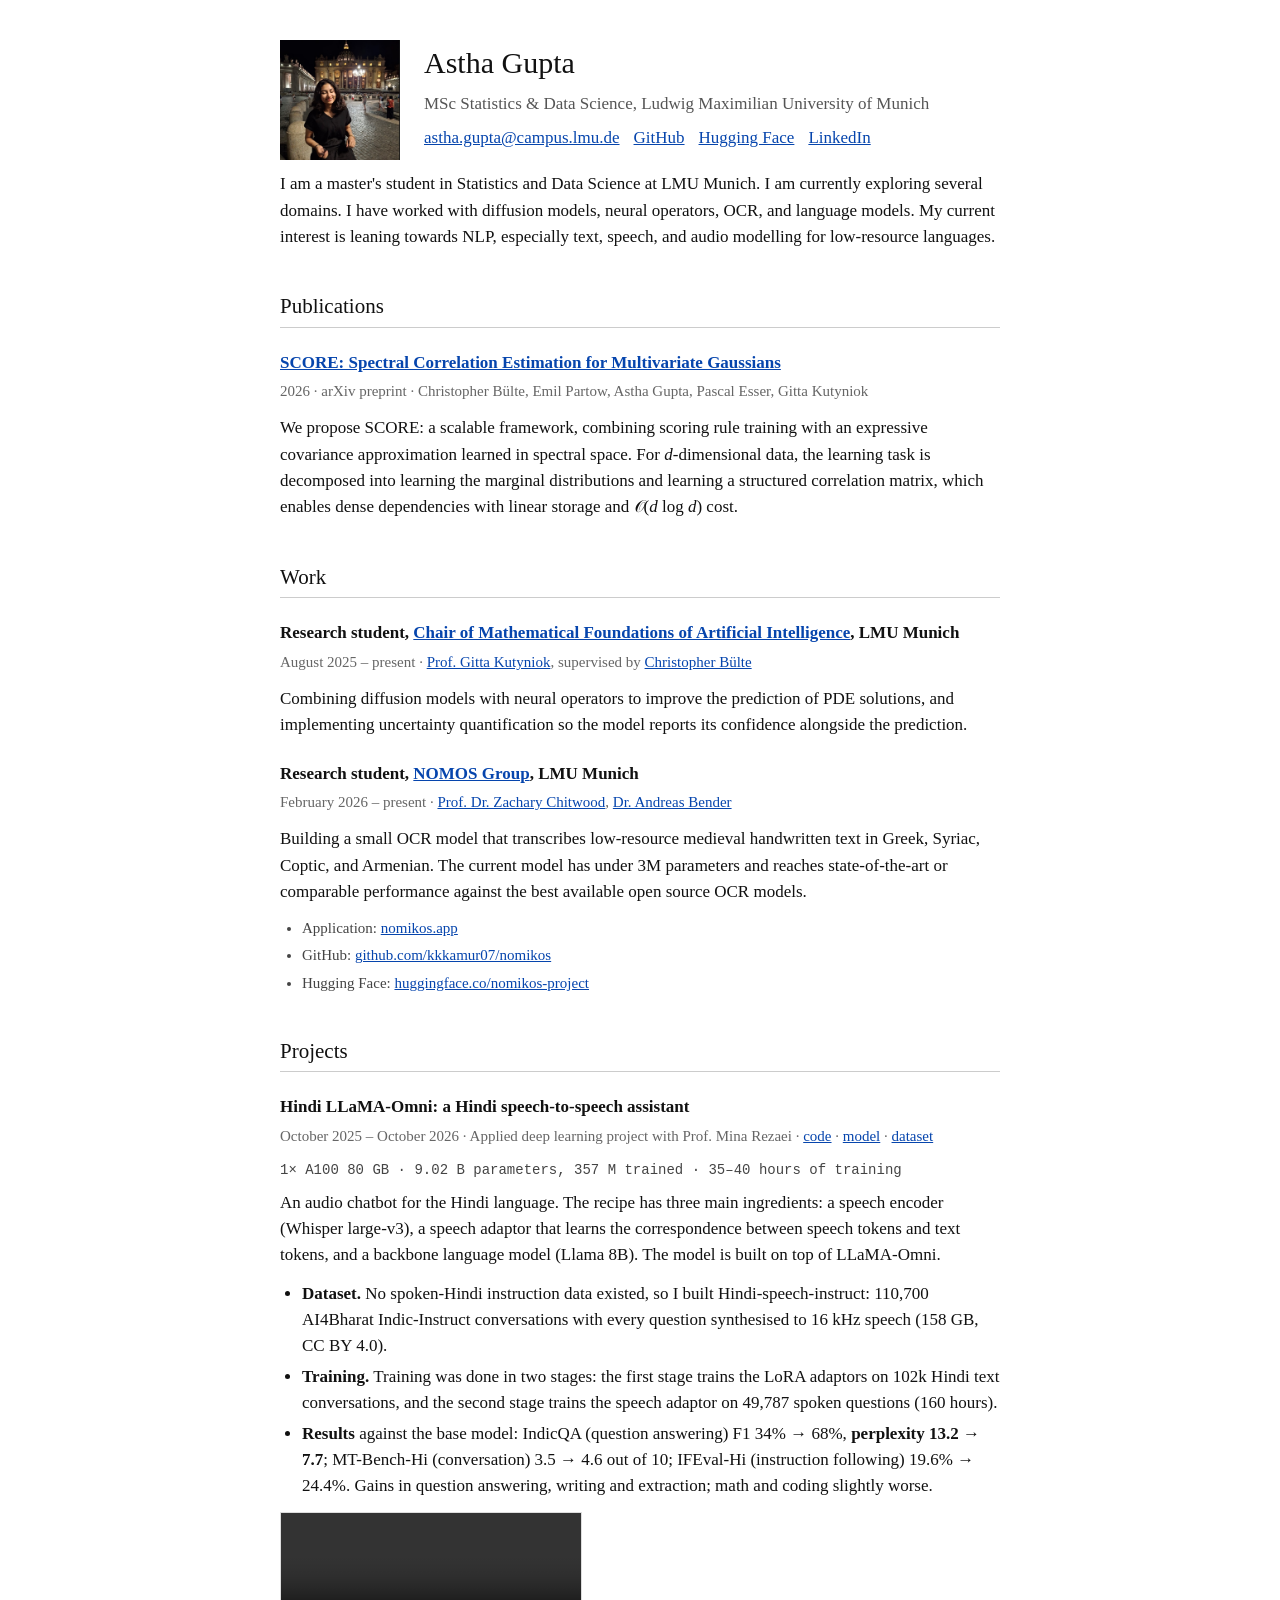
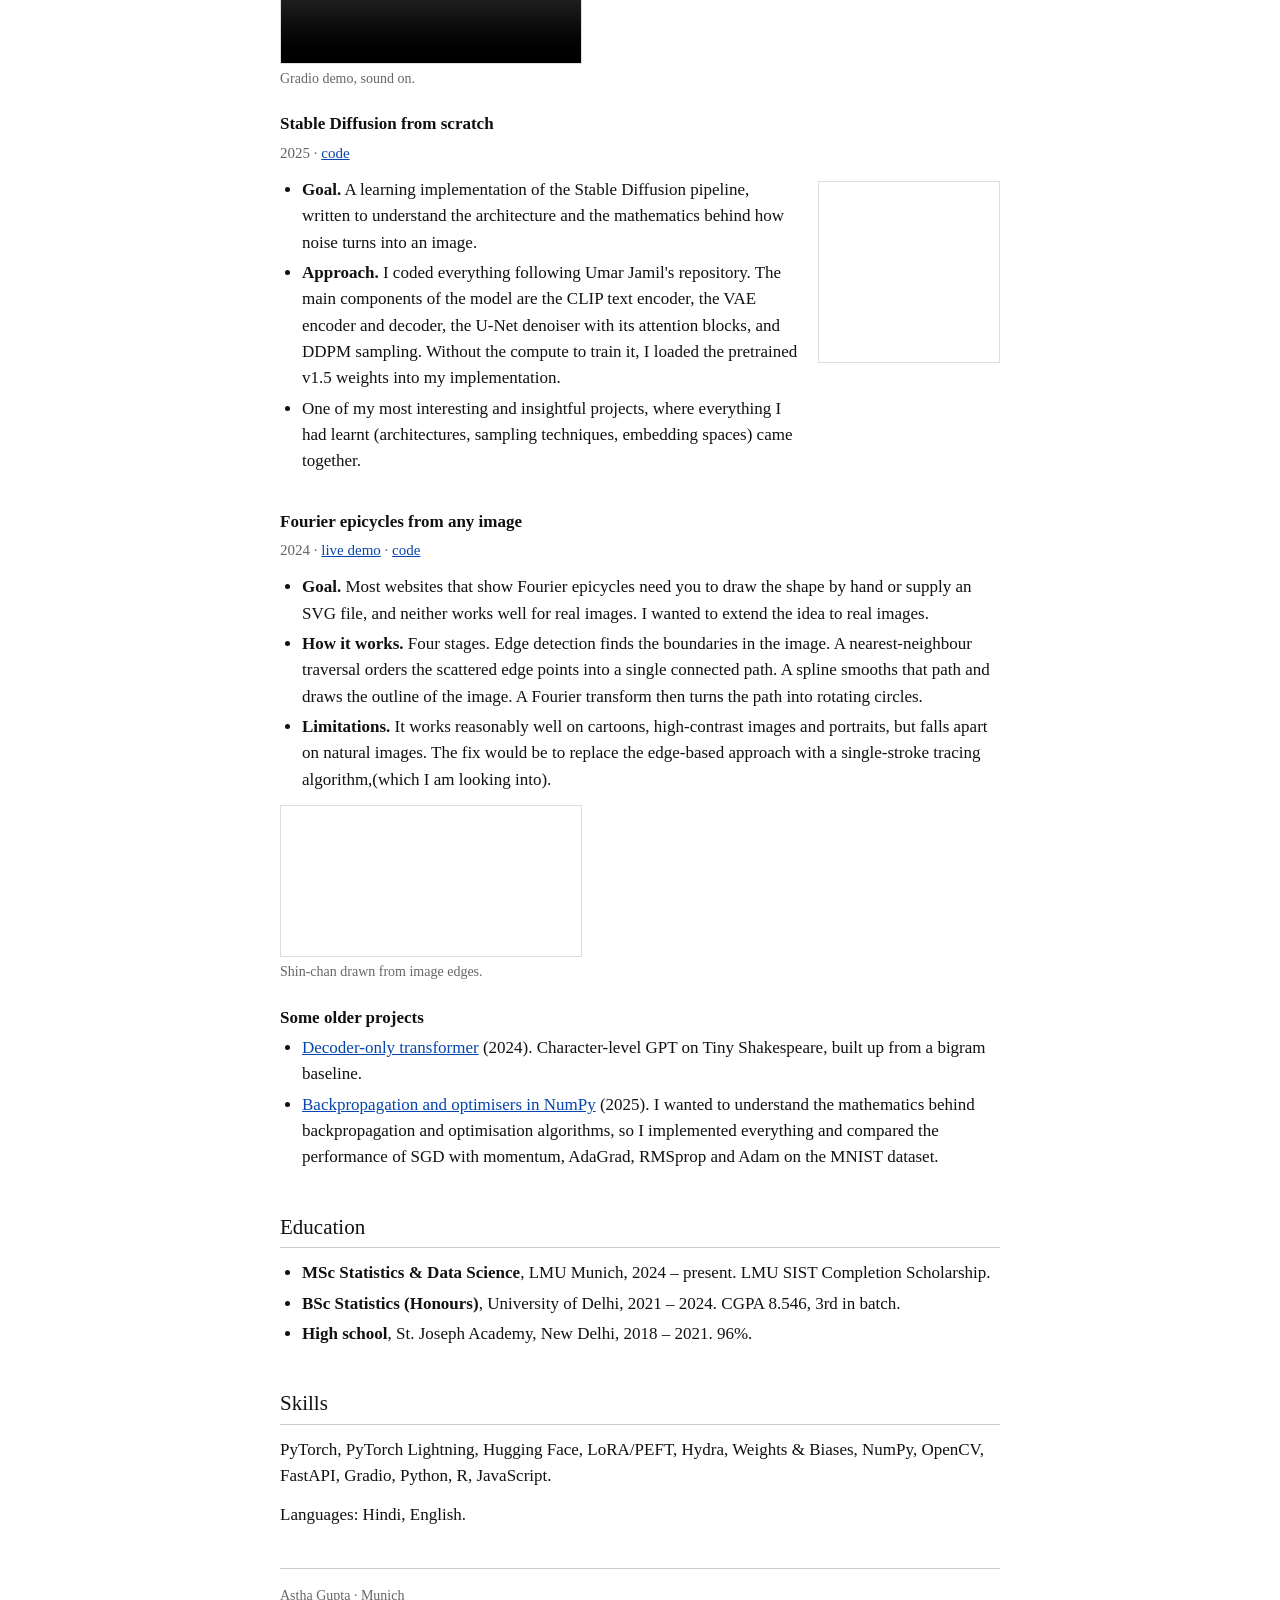
<file: index.html>
<!DOCTYPE html>
<html lang="en">
<head>
  <meta charset="UTF-8">
  <meta name="viewport" content="width=device-width, initial-scale=1.0">
  <meta name="description" content="Astha Gupta — MSc Statistics & Data Science, LMU Munich.">
  <title>Astha Gupta</title>
  <style>
    body {
      max-width: 720px;
      margin: 40px auto;
      padding: 0 20px;
      font-family: Georgia, "Times New Roman", serif;
      font-size: 17px;
      line-height: 1.55;
      color: #111;
      background: #fff;
    }
    a { color: #0645ad; }
    a:visited { color: #0b0080; }
    h1 { font-size: 30px; font-weight: normal; margin: 0 0 4px; }
    h2 { font-size: 21px; font-weight: normal; margin: 40px 0 12px; padding-bottom: 4px; border-bottom: 1px solid #ccc; }
    h3 { font-size: 17px; font-weight: bold; margin: 22px 0 4px; }
    p { margin: 0 0 12px; }
    ul { margin: 0 0 12px 22px; padding: 0; }
    li { margin-bottom: 4px; }
    .header { display: flex; gap: 24px; align-items: flex-start; margin-bottom: 8px; }
    .header img { width: 120px; height: 120px; object-fit: cover; object-position: 50% 30%; flex-shrink: 0; }
    .sub { color: #555; margin-bottom: 8px; }
    .links { display: flex; flex-wrap: wrap; gap: 4px 14px; }
    .when { color: #666; font-size: 15px; }
    .small { font-size: 15px; color: #444; }
    .tech { font-family: "Courier New", monospace; font-size: 14px; color: #444; margin: 2px 0 8px; }
    video { display: block; max-width: 100%; margin: 8px 0 4px; border: 1px solid #ddd; }
    .caption { font-size: 14px; color: #666; margin-bottom: 14px; }
    .inline { display: flex; gap: 20px; align-items: flex-start; flex-wrap: wrap; }
    .inline video { width: 180px; height: 180px; object-fit: cover; margin: 4px 0; }
    .inline div { flex: 1 1 320px; }
    hr { border: 0; border-top: 1px solid #ccc; margin: 40px 0 16px; }
    .footer { font-size: 14px; color: #666; }
    @media (max-width: 520px) { .header { flex-direction: column; } }
  </style>
</head>
<body>

  <div class="header">
    <img src="assets/portrait.jpg" alt="Astha Gupta">
    <div>
      <h1>Astha Gupta</h1>
      <p class="sub">MSc Statistics &amp; Data Science, Ludwig Maximilian University of Munich</p>
      <p class="links">
        <a href="mailto:astha.gupta@campus.lmu.de">astha.gupta@campus.lmu.de</a><a href="https://github.com/Asthag29">GitHub</a><a href="https://huggingface.co/Pastaaaaa2003">Hugging Face</a><a href="https://www.linkedin.com/in/astha-gupta-772878219/">LinkedIn</a>
      </p>
    </div>
  </div>

  <p>
    I am a master's student in Statistics and Data Science at LMU Munich. I am currently exploring several
    domains. I have worked with diffusion models, neural operators, OCR, and language models. My current
    interest is leaning towards NLP, especially text, speech, and audio modelling for low-resource languages.
  </p>

  <h2>Publications</h2>

  <h3><a href="https://arxiv.org/abs/2610.12096">SCORE: Spectral Correlation Estimation for Multivariate Gaussians</a></h3>
  <p class="when">2026 · arXiv preprint · Christopher Bülte, Emil Partow, Astha Gupta, Pascal Esser, Gitta Kutyniok</p>
  <p>
    We propose SCORE: a scalable framework, combining scoring rule training with an expressive covariance approximation learned in spectral space. For <em>d</em>-dimensional data, the learning task is decomposed into learning the marginal distributions and learning a structured correlation matrix, which enables dense dependencies with linear storage and &Oscr;(<em>d</em> log <em>d</em>) cost.
  </p>

  <h2>Work</h2>

  <h3>Research student, <a href="https://www.ai.math.uni-muenchen.de/index.html">Chair of Mathematical Foundations of Artificial Intelligence</a>, LMU Munich</h3>
  <p class="when">August 2025 – present ·
    <a href="https://www.math.lmu.de/~kutyniok/">Prof. Gitta Kutyniok</a>,
    supervised by <a href="https://cbuelt.github.io">Christopher Bülte</a></p>
  <p>
    Combining diffusion models with neural operators to improve the prediction of PDE solutions, and
    implementing uncertainty quantification so the model reports its confidence alongside the prediction.
  </p>

  <h3>Research student, <a href="https://www.byzantinistik.uni-muenchen.de/forschung/projekte/probyz/nomos/index.html">NOMOS Group</a>, LMU Munich</h3>
  <p class="when">February 2026 – present ·
    <a href="https://www.kw.lmu.de/byz/de/personen/kontaktseite/zachary-chitwood-e1b99c14.html">Prof. Dr. Zachary Chitwood</a>,
    <a href="https://www.cas.lmu.de/de/personen-am-cas/details/andreas-bender-fcbcf64c.html">Dr. Andreas Bender</a></p>
  <p>
    Building a small OCR model that transcribes low-resource medieval handwritten text in Greek, Syriac, Coptic, and
    Armenian. The current model has under 3M parameters and reaches state-of-the-art or comparable
    performance against the best available open source OCR models.
  </p>
  <ul class="small">
    <li>Application: <a href="https://www.nomikos.app">nomikos.app</a></li>
    <li>GitHub: <a href="https://github.com/kkkamur07/nomikos">github.com/kkkamur07/nomikos</a></li>
    <li>Hugging Face: <a href="https://huggingface.co/nomikos-project">huggingface.co/nomikos-project</a></li>
  </ul>

  <h2>Projects</h2>

  <h3>Hindi LLaMA-Omni: a Hindi speech-to-speech assistant</h3>
  <p class="when">October 2025 – October 2026 · Applied deep learning project with Prof. Mina Rezaei ·
    <a href="https://github.com/Asthag29/llama_omni_hindi_">code</a> ·
    <a href="https://huggingface.co/Pastaaaaa2003/hindi-llama-omni-model">model</a> ·
    <a href="https://huggingface.co/datasets/Pastaaaaa2003/Hindi-speech-instruct">dataset</a></p>
  <p class="tech">1× A100 80 GB · 9.02 B parameters, 357 M trained · 35–40 hours of training</p>
  <p>
    An audio chatbot for the Hindi language. The recipe has three main ingredients: a speech encoder
    (Whisper large-v3), a speech adaptor that learns the correspondence between speech tokens and text
    tokens, and a backbone language model (Llama 8B). The model is built on top of LLaMA-Omni.
  </p>
  <ul>
    <li><b>Dataset.</b> No spoken-Hindi instruction data existed, so I built Hindi-speech-instruct: 110,700
      AI4Bharat Indic-Instruct conversations with every question synthesised to 16 kHz speech (158 GB, CC BY 4.0).</li>
    <li><b>Training.</b> Training was done in two stages: the first stage trains the LoRA adaptors on 102k
      Hindi text conversations, and the second stage trains the speech adaptor on 49,787 spoken questions
      (160 hours).</li>
    <li><b>Results</b> against the base model: IndicQA (question answering) F1 34% → 68%,
      <b>perplexity 13.2 → 7.7</b>; MT-Bench-Hi (conversation) 3.5 → 4.6 out of 10;
      IFEval-Hi (instruction following) 19.6% → 24.4%. Gains in question answering, writing and
      extraction; math and coding slightly worse.</li>
  </ul>
  <video controls preload="metadata" playsinline src="assets/hindi_llama_omni_demo.mp4"></video>
  <p class="caption">Gradio demo, sound on.</p>

  <h3>Stable Diffusion from scratch</h3>
  <p class="when">2025 · <a href="https://github.com/Asthag29/Stable_Diffusion">code</a></p>
  <div class="inline">
    <div>
      <ul>
        <li><b>Goal.</b> A learning implementation of the Stable Diffusion pipeline, written to understand
          the architecture and the mathematics behind how noise turns into an image.</li>
        <li><b>Approach.</b> I coded everything following Umar Jamil's repository. The main components of
          the model are the CLIP text encoder, the VAE encoder and decoder, the U-Net denoiser with its
          attention blocks, and DDPM sampling. Without the compute to train it, I loaded the pretrained
          v1.5 weights into my implementation.</li>
        <li>One of my most interesting and insightful projects, where everything I had
          learnt (architectures, sampling techniques, embedding spaces) came together.</li>
      </ul>
    </div>
    <video autoplay muted loop playsinline preload="metadata" src="assets/stable_diffusion_denoising.mp4"></video>
  </div>

  <h3>Fourier epicycles from any image</h3>
  <p class="when">2024 · <a href="https://huggingface.co/spaces/Pastaaaaa2003/Fourier_face">live demo</a> ·
    <a href="https://github.com/Asthag29/Fourier_Transformation">code</a></p>
  <ul>
    <li><b>Goal.</b> Most websites that show Fourier epicycles need you to draw the shape by hand or
      supply an SVG file, and neither works well for real images. I wanted to extend the idea to real images.</li>
    <li><b>How it works.</b> Four stages. Edge detection finds the boundaries in the image. A nearest-neighbour
      traversal orders the scattered edge points into a single connected path. A spline smooths that path
      and draws the outline of the image. A Fourier transform then turns the path into rotating circles.</li>
    <li><b>Limitations.</b> It works reasonably well on cartoons, high-contrast images and portraits, but
      falls apart on natural images. The fix would be to replace the edge-based approach with a
      single-stroke tracing algorithm,(which I am looking into).</li>
  </ul>
  <video muted loop autoplay playsinline preload="metadata" src="assets/fourier_shinchan.mp4"></video>
  <p class="caption">Shin-chan drawn from image edges.</p>

  <h3>Some older projects</h3>
  <ul>
    <li><a href="https://github.com/Asthag29/NANO_GPT">Decoder-only transformer</a> (2024). Character-level GPT
      on Tiny Shakespeare, built up from a bigram baseline.</li>
    <li><a href="https://github.com/Asthag29/NEURAL_NET_SCRATCH_OPTIMIZATION">Backpropagation and optimisers in NumPy</a> (2025).
      I wanted to understand the mathematics behind backpropagation and optimisation algorithms, so I
      implemented everything and compared the performance of SGD with momentum, AdaGrad, RMSprop and Adam
      on the MNIST dataset.</li>
  </ul>

  <h2>Education</h2>
  <ul>
    <li><b>MSc Statistics &amp; Data Science</b>, LMU Munich, 2024 – present. LMU SIST Completion Scholarship.</li>
    <li><b>BSc Statistics (Honours)</b>, University of Delhi, 2021 – 2024. CGPA 8.546, 3rd in batch.</li>
    <li><b>High school</b>, St. Joseph Academy, New Delhi, 2018 – 2021. 96%.</li>
  </ul>

  <h2>Skills</h2>
  <p>PyTorch, PyTorch Lightning, Hugging Face, LoRA/PEFT, Hydra, Weights &amp; Biases, NumPy, OpenCV, FastAPI, Gradio, Python, R, JavaScript.</p>
  <p>Languages: Hindi, English.</p>

  <hr>
  <p class="footer">Astha Gupta · Munich</p>

</body>
</html>
</file>
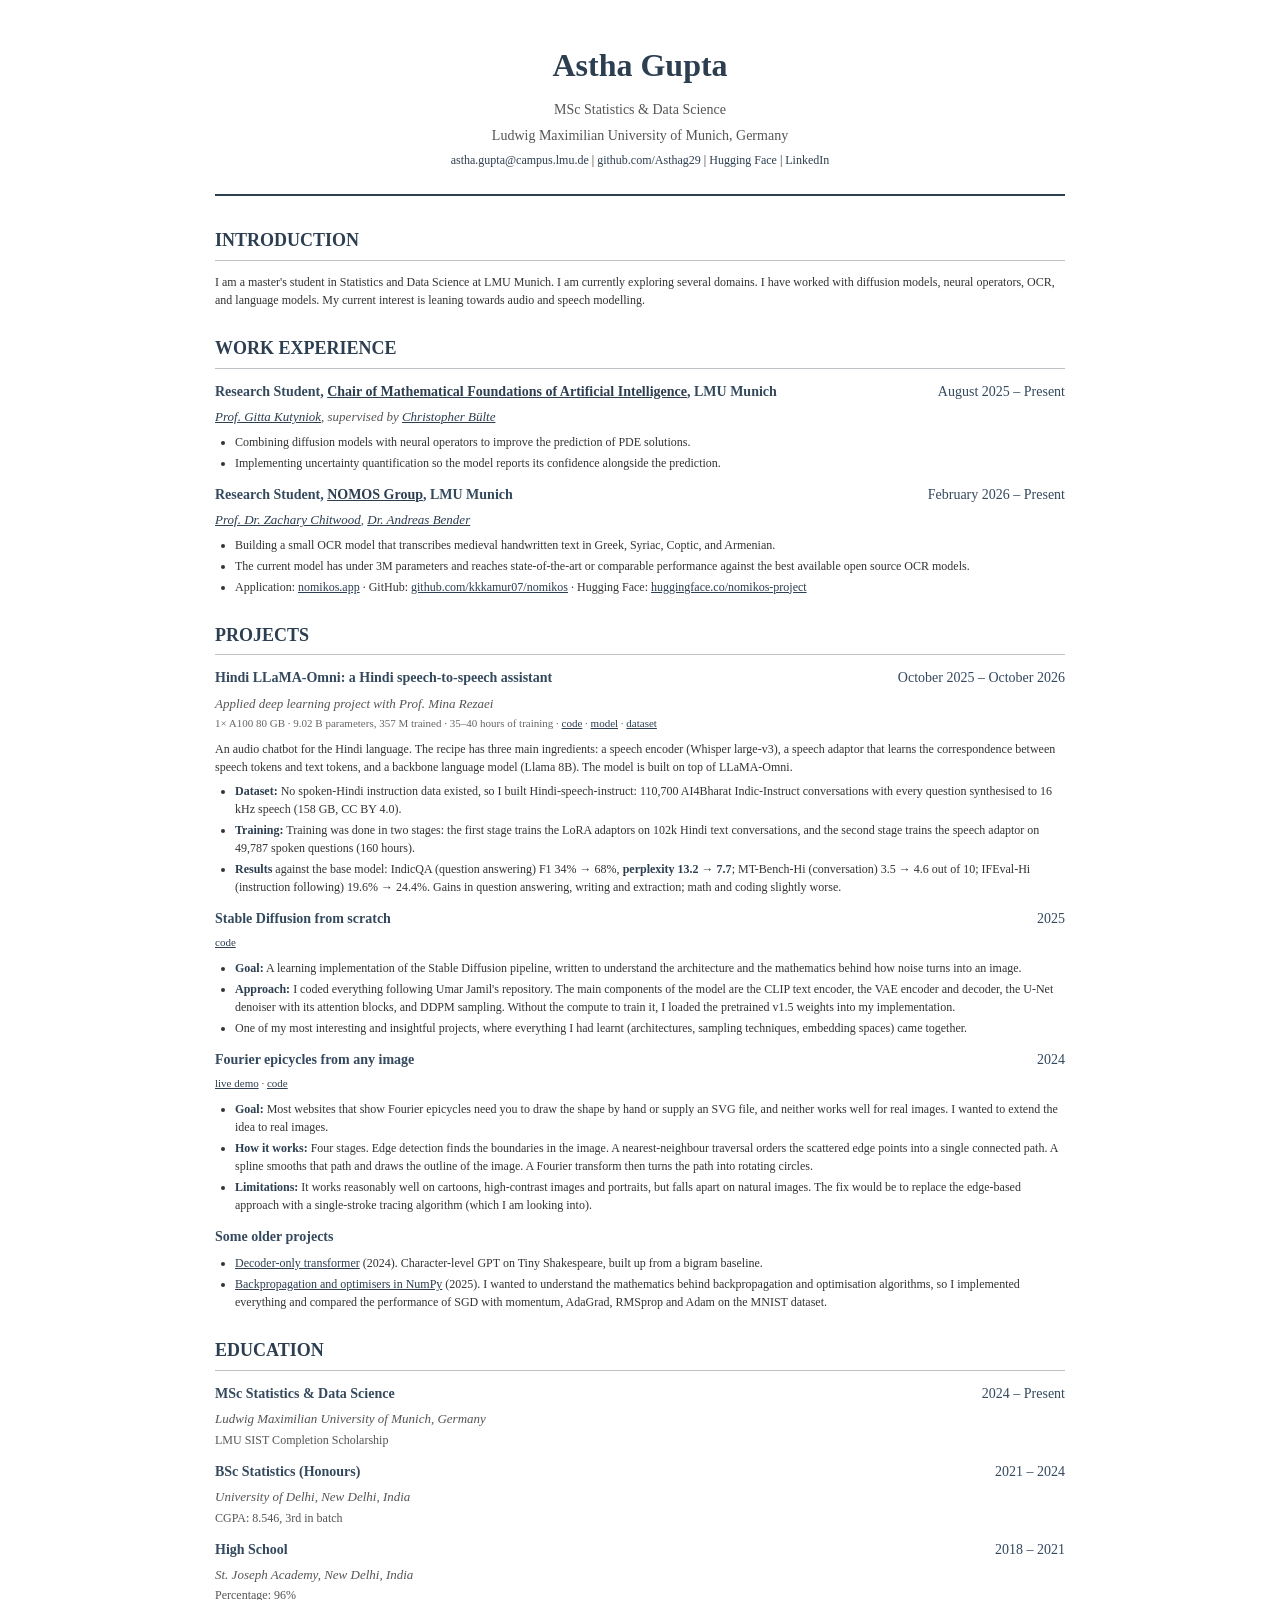
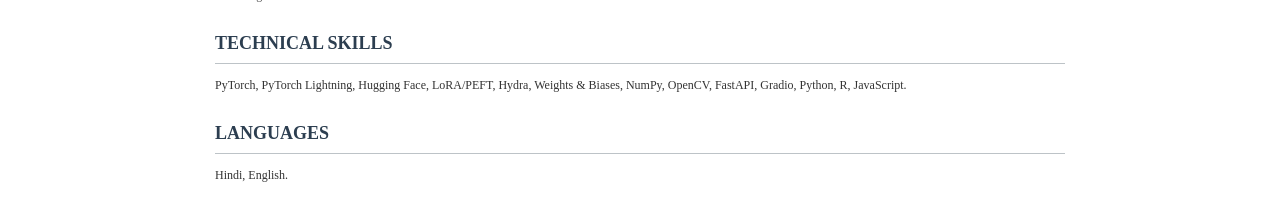
<file: resume_static.html>
<!DOCTYPE html>
<html lang="en">
<head>
  <meta charset="UTF-8">
  <meta name="viewport" content="width=device-width, initial-scale=1.0">
  <title>Astha Gupta - Resume</title>
  <style>
    body {
      font-family: 'Georgia', 'Times New Roman', serif;
      margin: 40px auto;
      padding: 0 20px;
      max-width: 850px;
      color: #1a1a1a;
      line-height: 1.6;
    }
    a {
      color: #2c3e50;
    }
    .header {
      text-align: center;
      margin-bottom: 30px;
      padding-bottom: 20px;
      border-bottom: 2px solid #2c3e50;
    }
    h1 {
      font-size: 32px;
      font-weight: 700;
      margin: 0 0 8px 0;
      color: #2c3e50;
    }
    .tagline {
      font-size: 14px;
      color: #555;
      margin: 5px 0;
    }
    p.contact {
      font-size: 12px;
      margin: 5px 0;
      color: #333;
    }
    p.contact a {
      text-decoration: none;
    }
    h2 {
      font-size: 18px;
      margin-top: 25px;
      margin-bottom: 12px;
      font-weight: 700;
      text-transform: uppercase;
      color: #2c3e50;
      border-bottom: 1px solid #bdc3c7;
      padding-bottom: 5px;
    }
    h3 {
      font-size: 14px;
      font-weight: 600;
      display: flex;
      justify-content: space-between;
      gap: 16px;
      margin: 12px 0 4px 0;
      color: #34495e;
    }
    h3 .date {
      flex-shrink: 0;
      font-weight: 400;
    }
    .subtitle {
      font-size: 13px;
      color: #555;
      margin: 2px 0;
      font-style: italic;
    }
    p, li {
      font-size: 12px;
      line-height: 1.5;
      margin: 4px 0;
      color: #333;
    }
    ul {
      margin: 6px 0 12px 20px;
      padding: 0;
    }
    li {
      margin: 3px 0;
    }
    .grade {
      font-size: 12px;
      color: #555;
      margin: 2px 0;
    }
    .project-meta {
      font-size: 11px;
      color: #666;
      margin: 2px 0 8px 0;
    }
    .section {
      margin-bottom: 20px;
    }
    strong {
      color: #2c3e50;
    }
  </style>
</head>
<body>

  <!-- Header -->
  <div class="header">
    <h1>Astha Gupta</h1>
    <p class="tagline">MSc Statistics &amp; Data Science</p>
    <p class="tagline">Ludwig Maximilian University of Munich, Germany</p>
    <p class="contact">
      <a href="mailto:astha.gupta@campus.lmu.de">astha.gupta@campus.lmu.de</a> |
      <a href="https://github.com/Asthag29" target="_blank" rel="noopener">github.com/Asthag29</a> |
      <a href="https://huggingface.co/Pastaaaaa2003" target="_blank" rel="noopener">Hugging Face</a> |
      <a href="https://www.linkedin.com/in/astha-gupta-772878219/" target="_blank" rel="noopener">LinkedIn</a>
    </p>
  </div>

  <!-- Introduction -->
  <div class="section">
    <h2>Introduction</h2>
    <p>
      I am a master's student in Statistics and Data Science at LMU Munich. I am currently exploring several
      domains. I have worked with diffusion models, neural operators, OCR, and language models. My current
      interest is leaning towards audio and speech modelling.
    </p>
  </div>

  <!-- Work Experience -->
  <div class="section">
    <h2>Work Experience</h2>

    <h3><span>Research Student, <a href="https://www.ai.math.uni-muenchen.de/index.html">Chair of Mathematical Foundations of Artificial Intelligence</a>, LMU Munich</span> <span class="date">August 2025 – Present</span></h3>
    <p class="subtitle">
      <a href="https://www.math.lmu.de/~kutyniok/">Prof. Gitta Kutyniok</a>,
      supervised by <a href="https://cbuelt.github.io">Christopher Bülte</a>
    </p>
    <ul>
      <li>Combining diffusion models with neural operators to improve the prediction of PDE solutions.</li>
      <li>Implementing uncertainty quantification so the model reports its confidence alongside the prediction.</li>
    </ul>

    <h3><span>Research Student, <a href="https://www.byzantinistik.uni-muenchen.de/forschung/projekte/probyz/nomos/index.html">NOMOS Group</a>, LMU Munich</span> <span class="date">February 2026 – Present</span></h3>
    <p class="subtitle">
      <a href="https://www.kw.lmu.de/byz/de/personen/kontaktseite/zachary-chitwood-e1b99c14.html">Prof. Dr. Zachary Chitwood</a>,
      <a href="https://www.cas.lmu.de/de/personen-am-cas/details/andreas-bender-fcbcf64c.html">Dr. Andreas Bender</a>
    </p>
    <ul>
      <li>Building a small OCR model that transcribes medieval handwritten text in Greek, Syriac, Coptic, and Armenian.</li>
      <li>The current model has under 3M parameters and reaches state-of-the-art or comparable performance against the best available open source OCR models.</li>
      <li>Application: <a href="https://www.nomikos.app">nomikos.app</a> ·
        GitHub: <a href="https://github.com/kkkamur07/nomikos">github.com/kkkamur07/nomikos</a> ·
        Hugging Face: <a href="https://huggingface.co/nomikos-project">huggingface.co/nomikos-project</a></li>
    </ul>
  </div>

  <!-- Projects -->
  <div class="section">
    <h2>Projects</h2>

    <h3><span>Hindi LLaMA-Omni: a Hindi speech-to-speech assistant</span> <span class="date">October 2025 – October 2026</span></h3>
    <p class="subtitle">Applied deep learning project with Prof. Mina Rezaei</p>
    <p class="project-meta">
      1× A100 80 GB · 9.02 B parameters, 357 M trained · 35–40 hours of training ·
      <a href="https://github.com/Asthag29/llama_omni_hindi_">code</a> ·
      <a href="https://huggingface.co/Pastaaaaa2003/hindi-llama-omni-model">model</a> ·
      <a href="https://huggingface.co/datasets/Pastaaaaa2003/Hindi-speech-instruct">dataset</a>
    </p>
    <p>
      An audio chatbot for the Hindi language. The recipe has three main ingredients: a speech encoder
      (Whisper large-v3), a speech adaptor that learns the correspondence between speech tokens and text
      tokens, and a backbone language model (Llama 8B). The model is built on top of LLaMA-Omni.
    </p>
    <ul>
      <li><strong>Dataset:</strong> No spoken-Hindi instruction data existed, so I built Hindi-speech-instruct: 110,700 AI4Bharat Indic-Instruct conversations with every question synthesised to 16 kHz speech (158 GB, CC BY 4.0).</li>
      <li><strong>Training:</strong> Training was done in two stages: the first stage trains the LoRA adaptors on 102k Hindi text conversations, and the second stage trains the speech adaptor on 49,787 spoken questions (160 hours).</li>
      <li><strong>Results</strong> against the base model: IndicQA (question answering) F1 34% → 68%, <strong>perplexity 13.2 → 7.7</strong>; MT-Bench-Hi (conversation) 3.5 → 4.6 out of 10; IFEval-Hi (instruction following) 19.6% → 24.4%. Gains in question answering, writing and extraction; math and coding slightly worse.</li>
    </ul>

    <h3><span>Stable Diffusion from scratch</span> <span class="date">2025</span></h3>
    <p class="project-meta"><a href="https://github.com/Asthag29/Stable_Diffusion">code</a></p>
    <ul>
      <li><strong>Goal:</strong> A learning implementation of the Stable Diffusion pipeline, written to understand the architecture and the mathematics behind how noise turns into an image.</li>
      <li><strong>Approach:</strong> I coded everything following Umar Jamil's repository. The main components of the model are the CLIP text encoder, the VAE encoder and decoder, the U-Net denoiser with its attention blocks, and DDPM sampling. Without the compute to train it, I loaded the pretrained v1.5 weights into my implementation.</li>
      <li>One of my most interesting and insightful projects, where everything I had learnt (architectures, sampling techniques, embedding spaces) came together.</li>
    </ul>

    <h3><span>Fourier epicycles from any image</span> <span class="date">2024</span></h3>
    <p class="project-meta">
      <a href="https://huggingface.co/spaces/Pastaaaaa2003/Fourier_face">live demo</a> ·
      <a href="https://github.com/Asthag29/Fourier_Transformation">code</a>
    </p>
    <ul>
      <li><strong>Goal:</strong> Most websites that show Fourier epicycles need you to draw the shape by hand or supply an SVG file, and neither works well for real images. I wanted to extend the idea to real images.</li>
      <li><strong>How it works:</strong> Four stages. Edge detection finds the boundaries in the image. A nearest-neighbour traversal orders the scattered edge points into a single connected path. A spline smooths that path and draws the outline of the image. A Fourier transform then turns the path into rotating circles.</li>
      <li><strong>Limitations:</strong> It works reasonably well on cartoons, high-contrast images and portraits, but falls apart on natural images. The fix would be to replace the edge-based approach with a single-stroke tracing algorithm (which I am looking into).</li>
    </ul>

    <h3><span>Some older projects</span></h3>
    <ul>
      <li><a href="https://github.com/Asthag29/NANO_GPT">Decoder-only transformer</a> (2024). Character-level GPT on Tiny Shakespeare, built up from a bigram baseline.</li>
      <li><a href="https://github.com/Asthag29/NEURAL_NET_SCRATCH_OPTIMIZATION">Backpropagation and optimisers in NumPy</a> (2025). I wanted to understand the mathematics behind backpropagation and optimisation algorithms, so I implemented everything and compared the performance of SGD with momentum, AdaGrad, RMSprop and Adam on the MNIST dataset.</li>
    </ul>
  </div>

  <!-- Education -->
  <div class="section">
    <h2>Education</h2>

    <h3><span>MSc Statistics &amp; Data Science</span> <span class="date">2024 – Present</span></h3>
    <p class="subtitle">Ludwig Maximilian University of Munich, Germany</p>
    <p class="grade">LMU SIST Completion Scholarship</p>

    <h3><span>BSc Statistics (Honours)</span> <span class="date">2021 – 2024</span></h3>
    <p class="subtitle">University of Delhi, New Delhi, India</p>
    <p class="grade">CGPA: 8.546, 3rd in batch</p>

    <h3><span>High School</span> <span class="date">2018 – 2021</span></h3>
    <p class="subtitle">St. Joseph Academy, New Delhi, India</p>
    <p class="grade">Percentage: 96%</p>
  </div>

  <!-- Skills -->
  <div class="section">
    <h2>Technical Skills</h2>
    <p>PyTorch, PyTorch Lightning, Hugging Face, LoRA/PEFT, Hydra, Weights &amp; Biases, NumPy, OpenCV, FastAPI, Gradio, Python, R, JavaScript.</p>
  </div>

  <!-- Languages -->
  <div class="section">
    <h2>Languages</h2>
    <p>Hindi, English.</p>
  </div>

</body>
</html>
</file>
